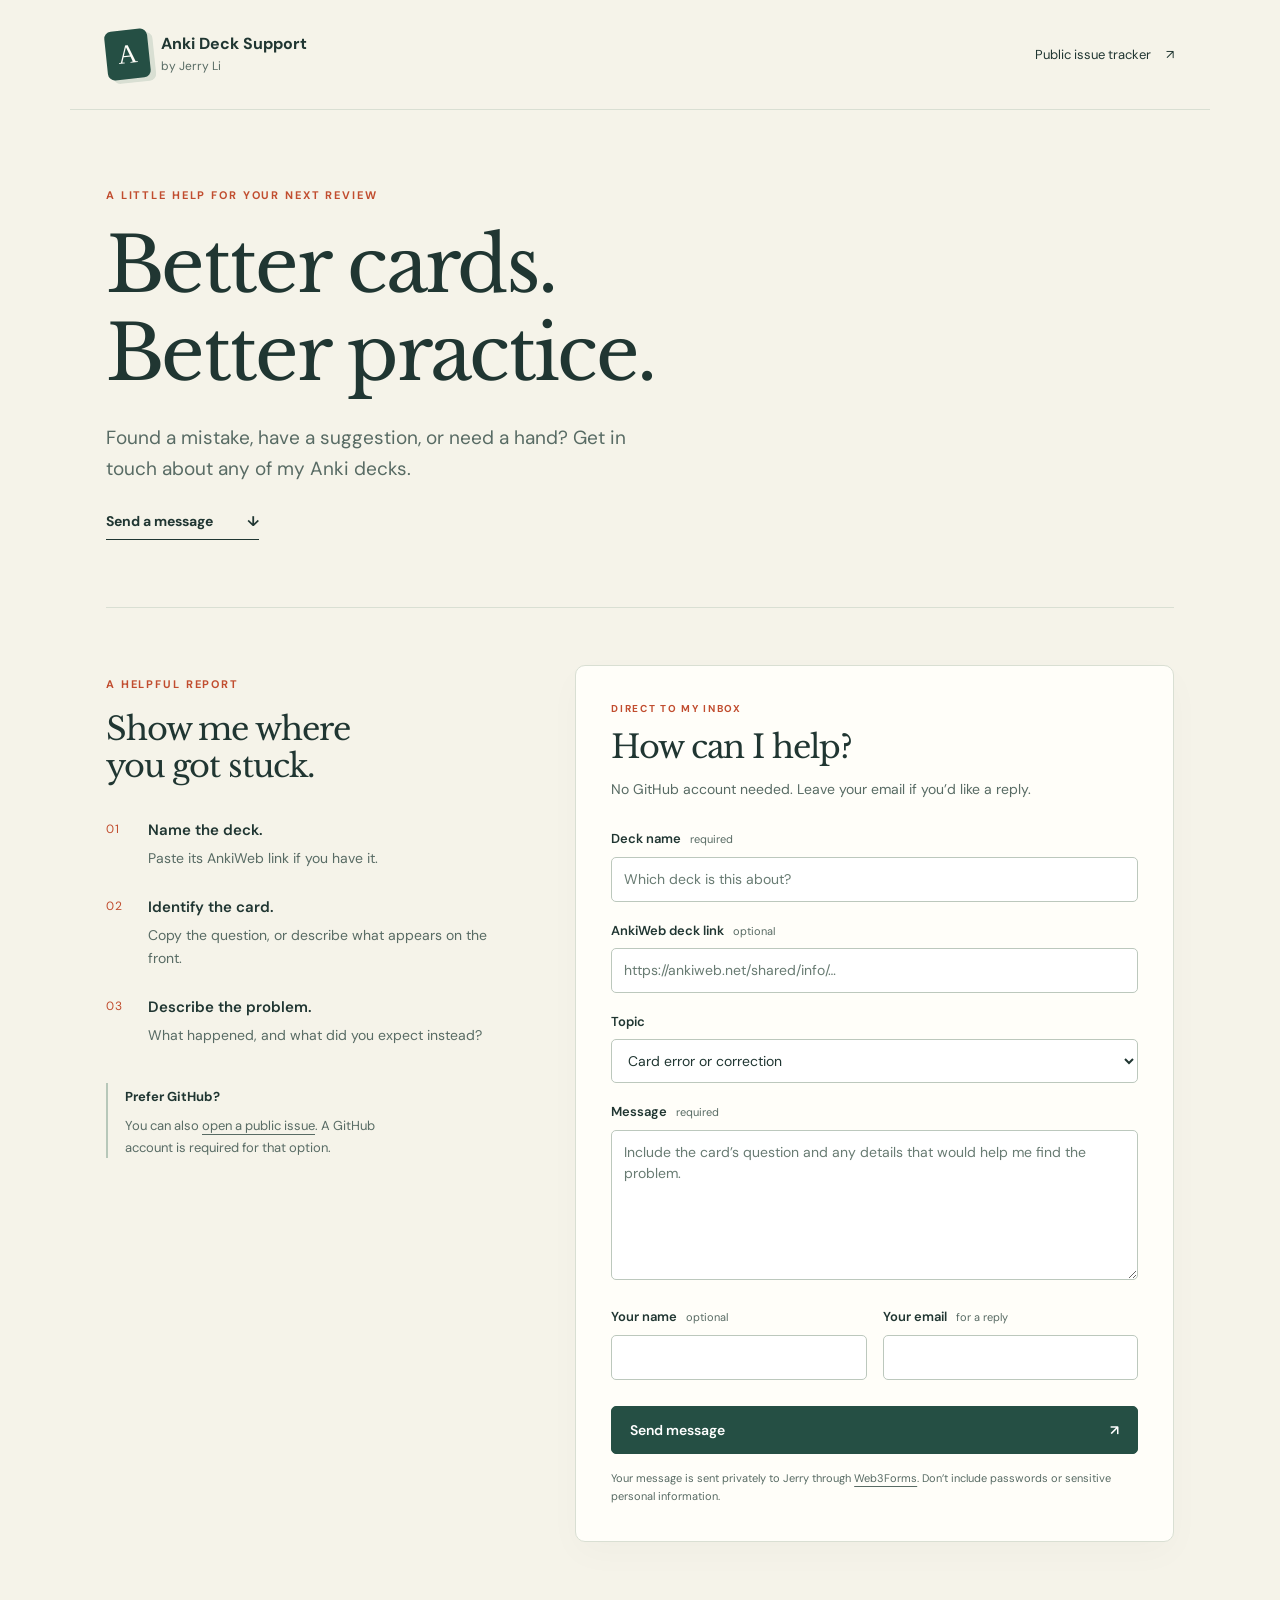
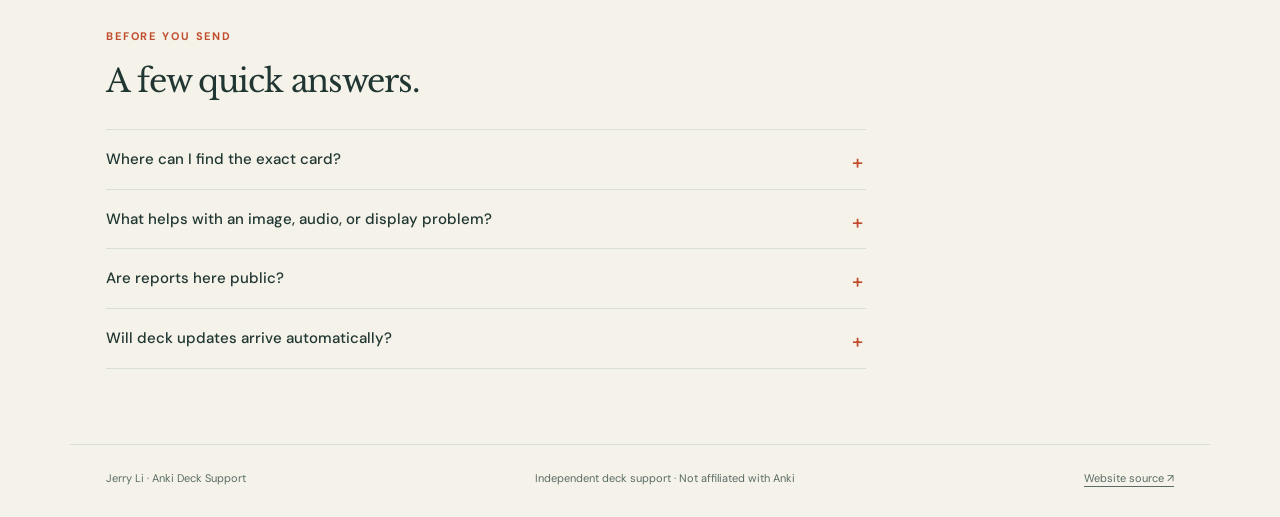
<file: docs/index.html>
<!doctype html>
<html lang="en">
<head>
  <meta charset="utf-8">
  <meta name="viewport" content="width=device-width,initial-scale=1">
  <meta name="description" content="Get help with Jerry's Anki decks. Report a card error, suggest an improvement, or ask a question.">
  <title>Anki Deck Support · Jerry Li</title>
  <link rel="stylesheet" href="style.css">
</head>
<body>
  <a class="skip" href="#report">Skip to the support form</a>
  <header class="site-header wrap">
    <a class="brand" href="./" aria-label="Anki Deck Support home"><span class="mark" aria-hidden="true">A</span><span>Anki Deck Support<span class="byline">by Jerry Li</span></span></a>
    <a class="quiet-link" href="https://github.com/jerryli27/anki-deck-support/issues">Public issue tracker <span aria-hidden="true">↗</span></a>
  </header>
  <main class="wrap">
    <section class="intro" aria-labelledby="intro-title">
      <p class="eyebrow">A little help for your next review</p>
      <h1 id="intro-title">Better cards.<br>Better practice.</h1>
      <p class="lede">Found a mistake, have a suggestion, or need a hand? Get in touch about any of my Anki decks.</p>
      <a class="jump" href="#report">Send a message <span aria-hidden="true">↓</span></a>
    </section>
    <div class="support-layout">
      <aside class="guide" aria-labelledby="guide-title">
        <p class="eyebrow">A helpful report</p>
        <h2 id="guide-title">Show me where<br> you got stuck.</h2>
        <ol class="steps">
          <li><strong>Name the deck.</strong><span>Paste its AnkiWeb link if you have it.</span></li>
          <li><strong>Identify the card.</strong><span>Copy the question, or describe what appears on the front.</span></li>
          <li><strong>Describe the problem.</strong><span>What happened, and what did you expect instead?</span></li>
        </ol>
        <div class="note"><span class="note-label">Prefer GitHub?</span><p>You can also <a href="https://github.com/jerryli27/anki-deck-support/issues/new?template=deck-support.yml">open a public issue</a>. A GitHub account is required for that option.</p></div>
      </aside>
      <section class="form-panel" id="report" aria-labelledby="form-title">
        <p class="eyebrow">Direct to my inbox</p>
        <h2 id="form-title">How can I help?</h2>
        <p class="form-intro">No GitHub account needed. Leave your email if you’d like a reply.</p>
        <form action="https://api.web3forms.com/submit" method="POST">
          <input type="hidden" name="access_key" value="9205ea30-0fe5-4dac-9eed-66e08da29e4f">
          <input type="hidden" name="subject" value="Anki deck support — new message">
          <input type="hidden" name="from_name" value="Anki Deck Support">
          <input type="hidden" name="redirect" value="https://jerryli27.github.io/anki-deck-support/thanks.html">
          <div class="honeypot" aria-hidden="true"><label>Leave this field unchecked<input type="checkbox" name="botcheck" tabindex="-1"></label></div>
          <label for="deck">Deck name <span class="required">required</span></label>
          <input id="deck" name="Deck" required maxlength="160" placeholder="Which deck is this about?" autocomplete="off">
          <label for="deck-url">AnkiWeb deck link <span class="optional">optional</span></label>
          <input id="deck-url" name="Deck link" type="url" maxlength="500" placeholder="https://ankiweb.net/shared/info/…" inputmode="url">
          <label for="topic">Topic</label>
          <select id="topic" name="Topic"><option>Card error or correction</option><option>Technical problem</option><option>Suggestion</option><option>Question</option><option>Something else</option></select>
          <label for="message">Message <span class="required">required</span></label>
          <textarea id="message" name="Message" required minlength="10" maxlength="10000" rows="6" placeholder="Include the card’s question and any details that would help me find the problem."></textarea>
          <div class="field-row"><div><label for="name">Your name <span class="optional">optional</span></label><input id="name" name="Name" maxlength="100" autocomplete="name"></div><div><label for="email">Your email <span class="optional">for a reply</span></label><input id="email" name="email" type="email" maxlength="254" autocomplete="email" inputmode="email"></div></div>
          <button type="submit">Send message <span aria-hidden="true">↗</span></button>
          <p class="privacy">Your message is sent privately to Jerry through <a href="https://web3forms.com/privacy">Web3Forms</a>. Don’t include passwords or sensitive personal information.</p>
        </form>
      </section>
    </div>
    <section class="faq" aria-labelledby="faq-title">
      <p class="eyebrow">Before you send</p><h2 id="faq-title">A few quick answers.</h2>
      <details><summary>Where can I find the exact card?</summary><p>In Anki’s Browse window, select the card and copy its question into your message. If it has an ID field, including that can help too.</p></details>
      <details><summary>What helps with an image, audio, or display problem?</summary><p>Include your Anki app and version, your device, and the card’s question. Describe whether the problem affects one card or several. You can add screenshots to a public GitHub issue; don’t post private information.</p></details>
      <details><summary>Are reports here public?</summary><p>The email form sends a private message. GitHub issues are public and can be read by anyone, so use the email form if you prefer a private conversation.</p></details>
      <details><summary>Will deck updates arrive automatically?</summary><p>Shared-deck updates usually require downloading the updated deck from AnkiWeb and importing it again. Syncing your own Anki collection does not fetch a shared deck’s latest release.</p></details>
    </section>
  </main>
  <footer class="wrap"><span>Jerry Li · Anki Deck Support</span><span>Independent deck support · Not affiliated with Anki</span><a href="https://github.com/jerryli27/anki-deck-support">Website source ↗</a></footer>
</body>
</html>
</file>
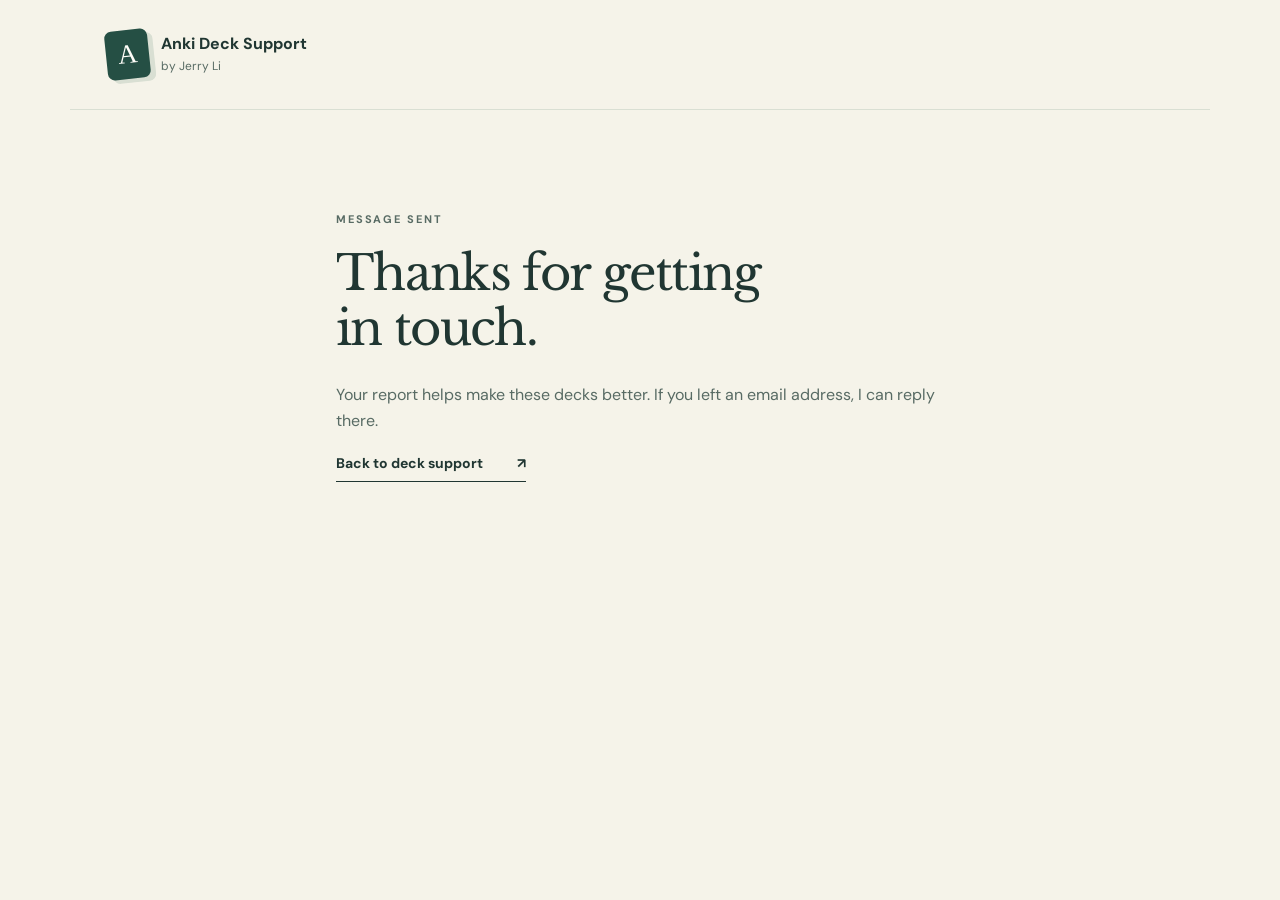
<file: docs/thanks.html>
<!doctype html>
<html lang="en"><head><meta charset="utf-8"><meta name="viewport" content="width=device-width,initial-scale=1"><meta name="robots" content="noindex"><title>Thank you · Anki Deck Support</title><link rel="stylesheet" href="style.css"></head><body><header class="site-header wrap"><a class="brand" href="./"><span class="mark" aria-hidden="true">A</span><span>Anki Deck Support<span class="byline">by Jerry Li</span></span></a></header><main class="wrap thanks"><p class="eyebrow">Message sent</p><h1>Thanks for getting<br>in touch.</h1><p>Your report helps make these decks better. If you left an email address, I can reply there.</p><a class="jump" href="./">Back to deck support <span aria-hidden="true">↗</span></a></main></body></html>
</file>
<file: docs/style.css>
@import url('https://fonts.googleapis.com/css2?family=DM+Sans:wght@400;500;600;700&family=Libre+Baskerville:wght@400;700&display=swap');
:root{color-scheme:light;--ink:#203632;--muted:#586b64;--paper:#f5f3e9;--line:#d9dfd3;--accent:#c14d2f;--green:#254f44;--white:#fffef9}
*{box-sizing:border-box}html{scroll-behavior:smooth;scroll-padding-top:25px}body{margin:0;background:var(--paper);color:var(--ink);font:16px/1.65 'DM Sans',system-ui,sans-serif}a{color:inherit;text-underline-offset:4px}a:hover{color:var(--accent)}.wrap{max-width:1140px;margin:auto;padding-left:36px;padding-right:36px}.site-header{display:flex;align-items:center;justify-content:space-between;gap:24px;padding-top:30px;padding-bottom:30px;border-bottom:1px solid var(--line)}.brand{display:flex;align-items:center;gap:12px;text-decoration:none;font-weight:700;line-height:1.3}.mark{display:grid;place-items:center;background:var(--green);color:var(--white);width:43px;height:49px;border-radius:7px;transform:rotate(-6deg);font:27px Georgia,serif;box-shadow:5px 4px 0 #d9dfd3}.byline{display:block;font-size:12px;color:var(--muted);font-weight:400;margin-top:4px}.quiet-link{font-size:13px;text-decoration:none}.quiet-link span{margin-left:12px}.intro{padding:76px 0 67px;max-width:760px}.eyebrow{font-size:11px;text-transform:uppercase;letter-spacing:.17em;font-weight:700;color:var(--accent);margin:0 0 18px}h1,h2{font-family:'Libre Baskerville',Georgia,serif;letter-spacing:-.035em;line-height:1.15}h1{font-size:clamp(45px,6.5vw,76px);font-weight:400;margin:0 0 25px}h2{font-size:32px;font-weight:400;margin:0 0 20px}.lede{max-width:555px;font-size:19px;color:var(--muted);line-height:1.65;margin:0 0 23px}.jump{display:inline-flex;gap:34px;font-size:14px;font-weight:700;text-decoration:none;border-bottom:1px solid var(--ink);padding-bottom:6px}.support-layout{display:grid;grid-template-columns:.8fr 1.2fr;gap:70px;border-top:1px solid var(--line);padding-top:57px;align-items:start}.guide{padding-top:10px}.steps{list-style:none;counter-reset:steps;padding:6px 0 0;margin:28px 0 36px}.steps li{position:relative;padding-left:42px;margin:0 0 25px;counter-increment:steps}.steps li:before{content:counter(steps,decimal-leading-zero);position:absolute;left:0;top:2px;font-size:12px;letter-spacing:.06em;color:var(--accent)}.steps strong{display:block;font-size:15px;font-weight:600}.steps span{display:block;color:var(--muted);font-size:14px;line-height:1.65;margin-top:4px}.note{border-left:2px solid #b7c7b9;padding:0 0 0 17px;max-width:290px}.note-label{font-size:13px;font-weight:700}.note p{font-size:13px;color:var(--muted);margin:6px 0 0}.form-panel{background:var(--white);border:1px solid var(--line);padding:35px;border-radius:10px;box-shadow:0 12px 36px #20363206}.form-panel .eyebrow{font-size:10px;margin-bottom:12px}.form-panel h2{margin-bottom:12px}.form-intro{font-size:14px;color:var(--muted);margin:0 0 27px}label{font-size:13px;display:block;font-weight:600;margin:18px 0 7px}.optional,.required{font-size:11px;color:var(--muted);font-weight:400;margin-left:6px}input,select,textarea{font:14px/1.5 'DM Sans',system-ui,sans-serif;border:1px solid #bcc8bd;border-radius:5px;width:100%;padding:11px 12px;color:var(--ink);background:#fff;min-width:0}textarea{resize:vertical;min-height:150px}input::placeholder,textarea::placeholder{color:#687b72;opacity:1}input:focus,textarea:focus,select:focus{outline:2px solid #7c9c83;outline-offset:2px}a:focus-visible,button:focus-visible,summary:focus-visible{outline:3px solid var(--accent);outline-offset:5px}.field-row{display:grid;grid-template-columns:1fr 1fr;gap:16px}.field-row>div{min-width:0}button{width:100%;display:flex;align-items:center;justify-content:space-between;margin-top:26px;padding:14px 18px;background:var(--green);border:1px solid var(--green);border-radius:5px;color:white;font:600 14px 'DM Sans',sans-serif;cursor:pointer}button:hover{background:#183c33}.privacy{font-size:11px;line-height:1.7;color:var(--muted);margin:15px 0 0}.honeypot{display:none}.faq{max-width:760px;padding:85px 0 75px}.faq h2{margin-bottom:29px}.faq details{border-top:1px solid var(--line);padding:17px 0}.faq details:last-child{border-bottom:1px solid var(--line)}summary{font-size:15px;font-weight:500;cursor:pointer;list-style:none;padding-right:30px;position:relative}summary::-webkit-details-marker{display:none}summary:after{content:'+';position:absolute;right:3px;top:-1px;color:var(--accent);font-size:20px}details[open] summary:after{content:'−'}details p{font-size:14px;color:var(--muted);max-width:660px;margin:13px 25px 5px 0}footer.wrap{border-top:1px solid var(--line);padding-top:24px;padding-bottom:30px;display:flex;gap:18px;flex-wrap:wrap;justify-content:space-between;font-size:11px;color:var(--muted)}.skip{position:absolute;left:12px;top:-100px;z-index:5;background:var(--white);padding:10px}.skip:focus{top:10px}.thanks{max-width:680px;padding-top:100px;padding-bottom:140px}.thanks h1{font-size:48px}.thanks p{color:var(--muted)}@media(max-width:760px){.wrap{padding-left:24px;padding-right:24px}.site-header{padding-top:22px;padding-bottom:22px}.quiet-link{font-size:11px;max-width:100px;line-height:1.5}.quiet-link span{margin-left:0}.intro{padding:50px 0}.lede{font-size:17px}.support-layout{grid-template-columns:1fr;gap:32px;padding-top:32px}.guide h2 br{display:none}.steps{margin-bottom:24px}.steps li{margin-bottom:18px}.note{max-width:none}.form-panel{padding:25px 22px}.faq{padding:55px 0}.faq h2{font-size:28px}.field-row{grid-template-columns:1fr;gap:0}footer.wrap{gap:10px;flex-direction:column}.thanks{padding-top:65px}.thanks h1{font-size:39px}}@media(prefers-reduced-motion:reduce){html{scroll-behavior:auto}}

.service-status{background:#fff4df;border:1px solid #dcc59b;border-radius:5px;padding:13px 15px;font-size:13px;line-height:1.7}button:disabled{background:#778780;border-color:#778780;cursor:not-allowed}
</file>
